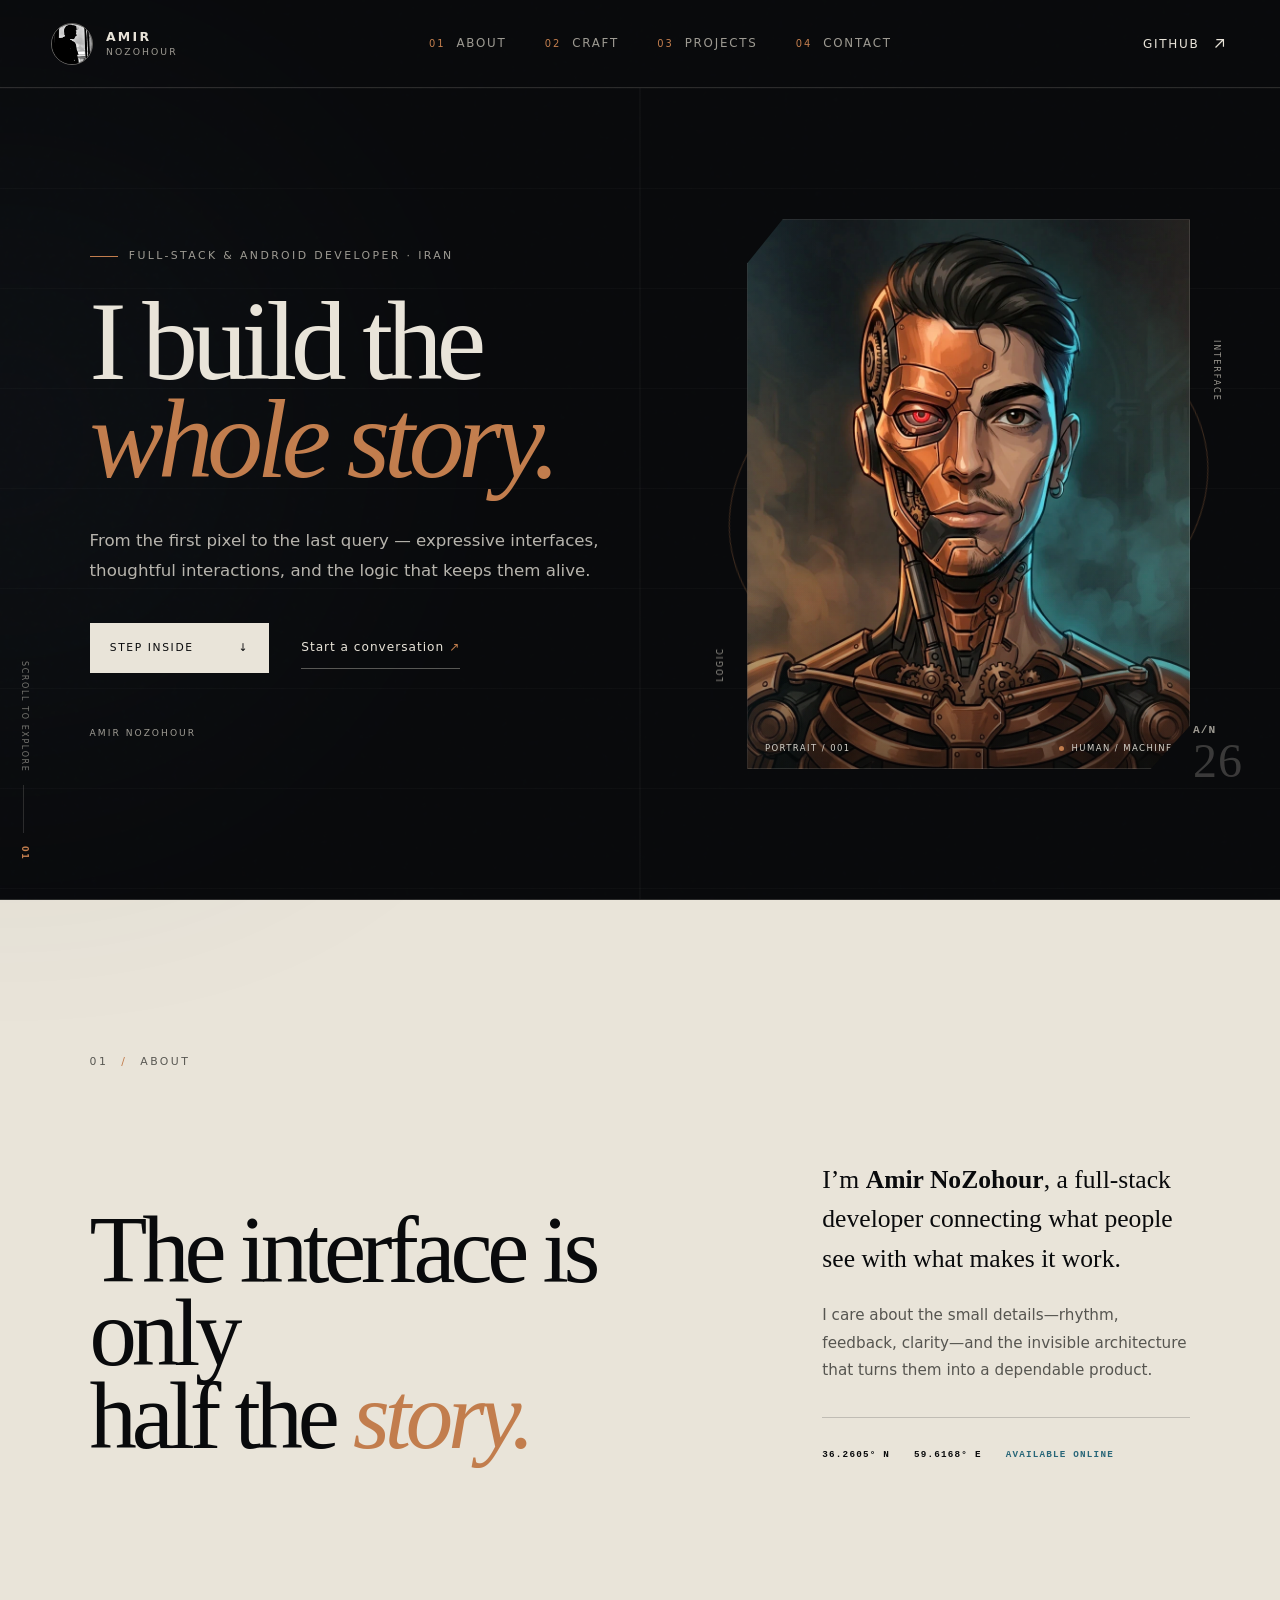
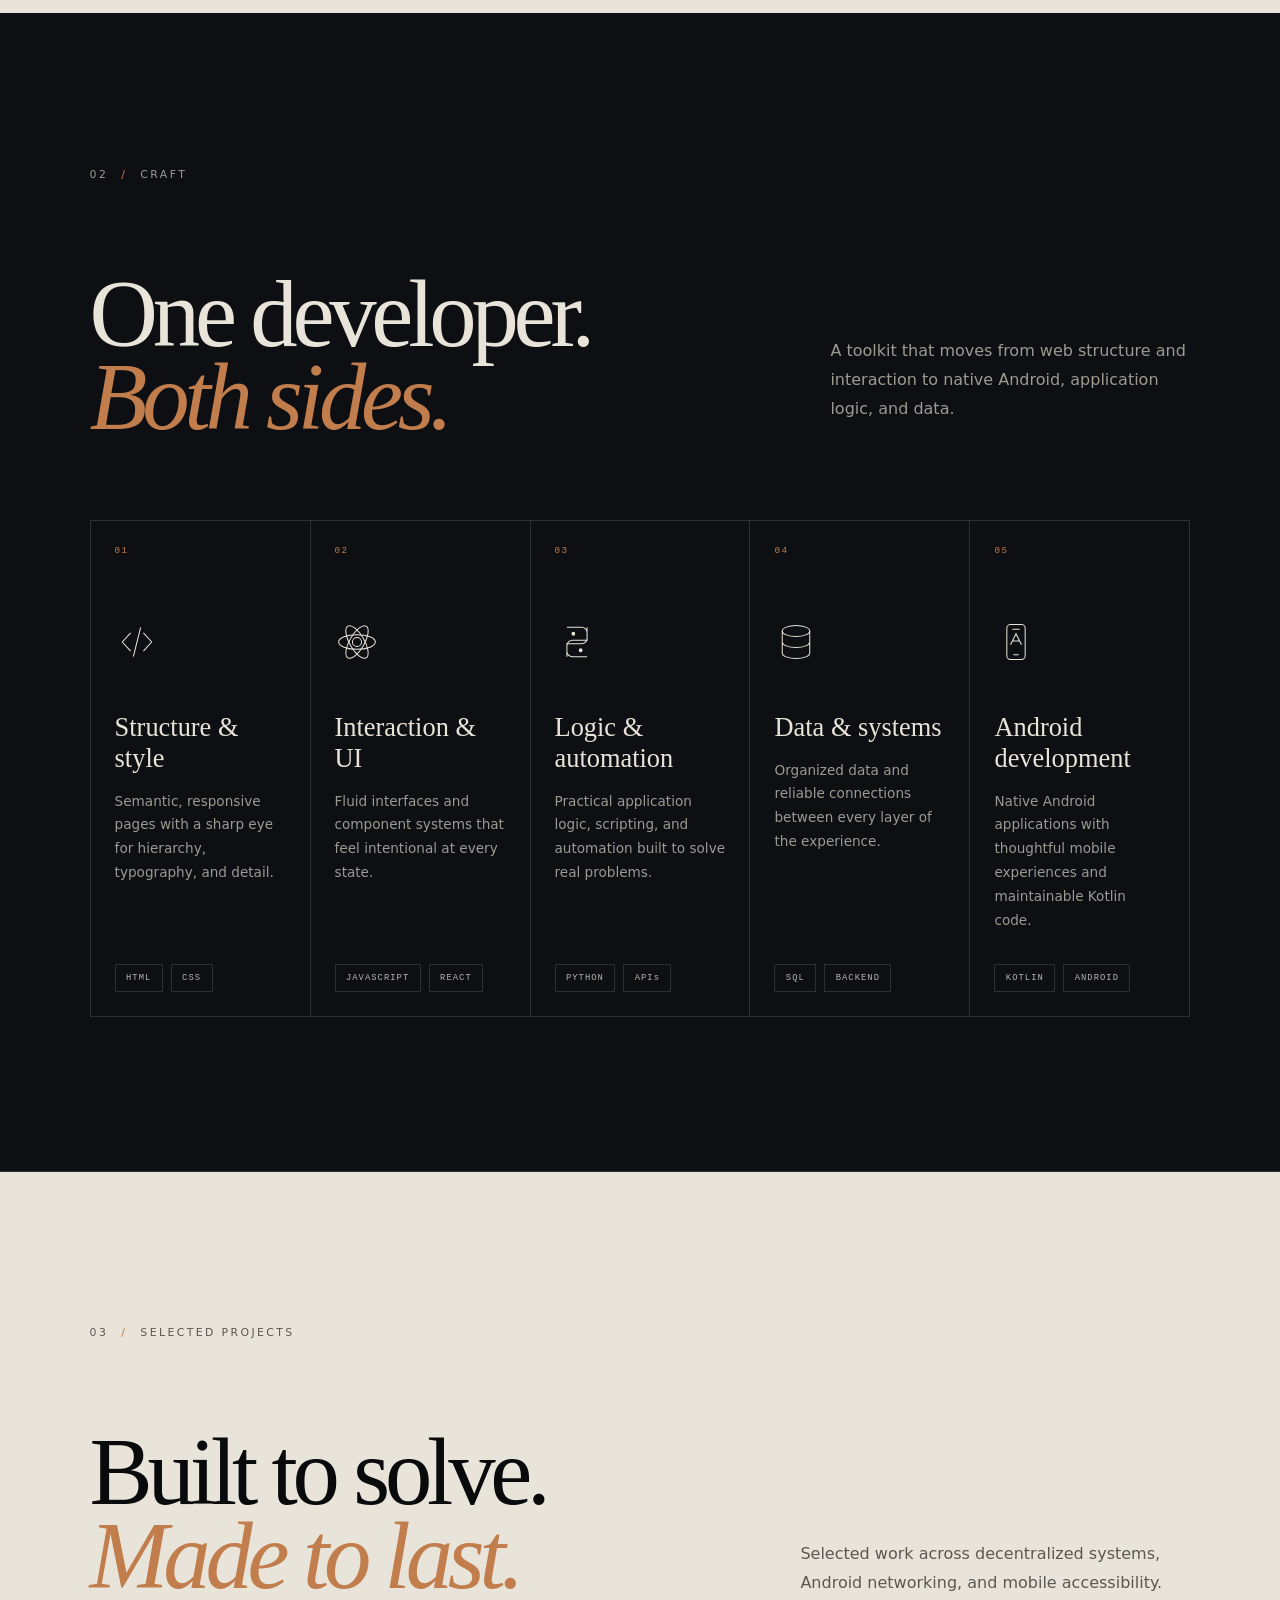
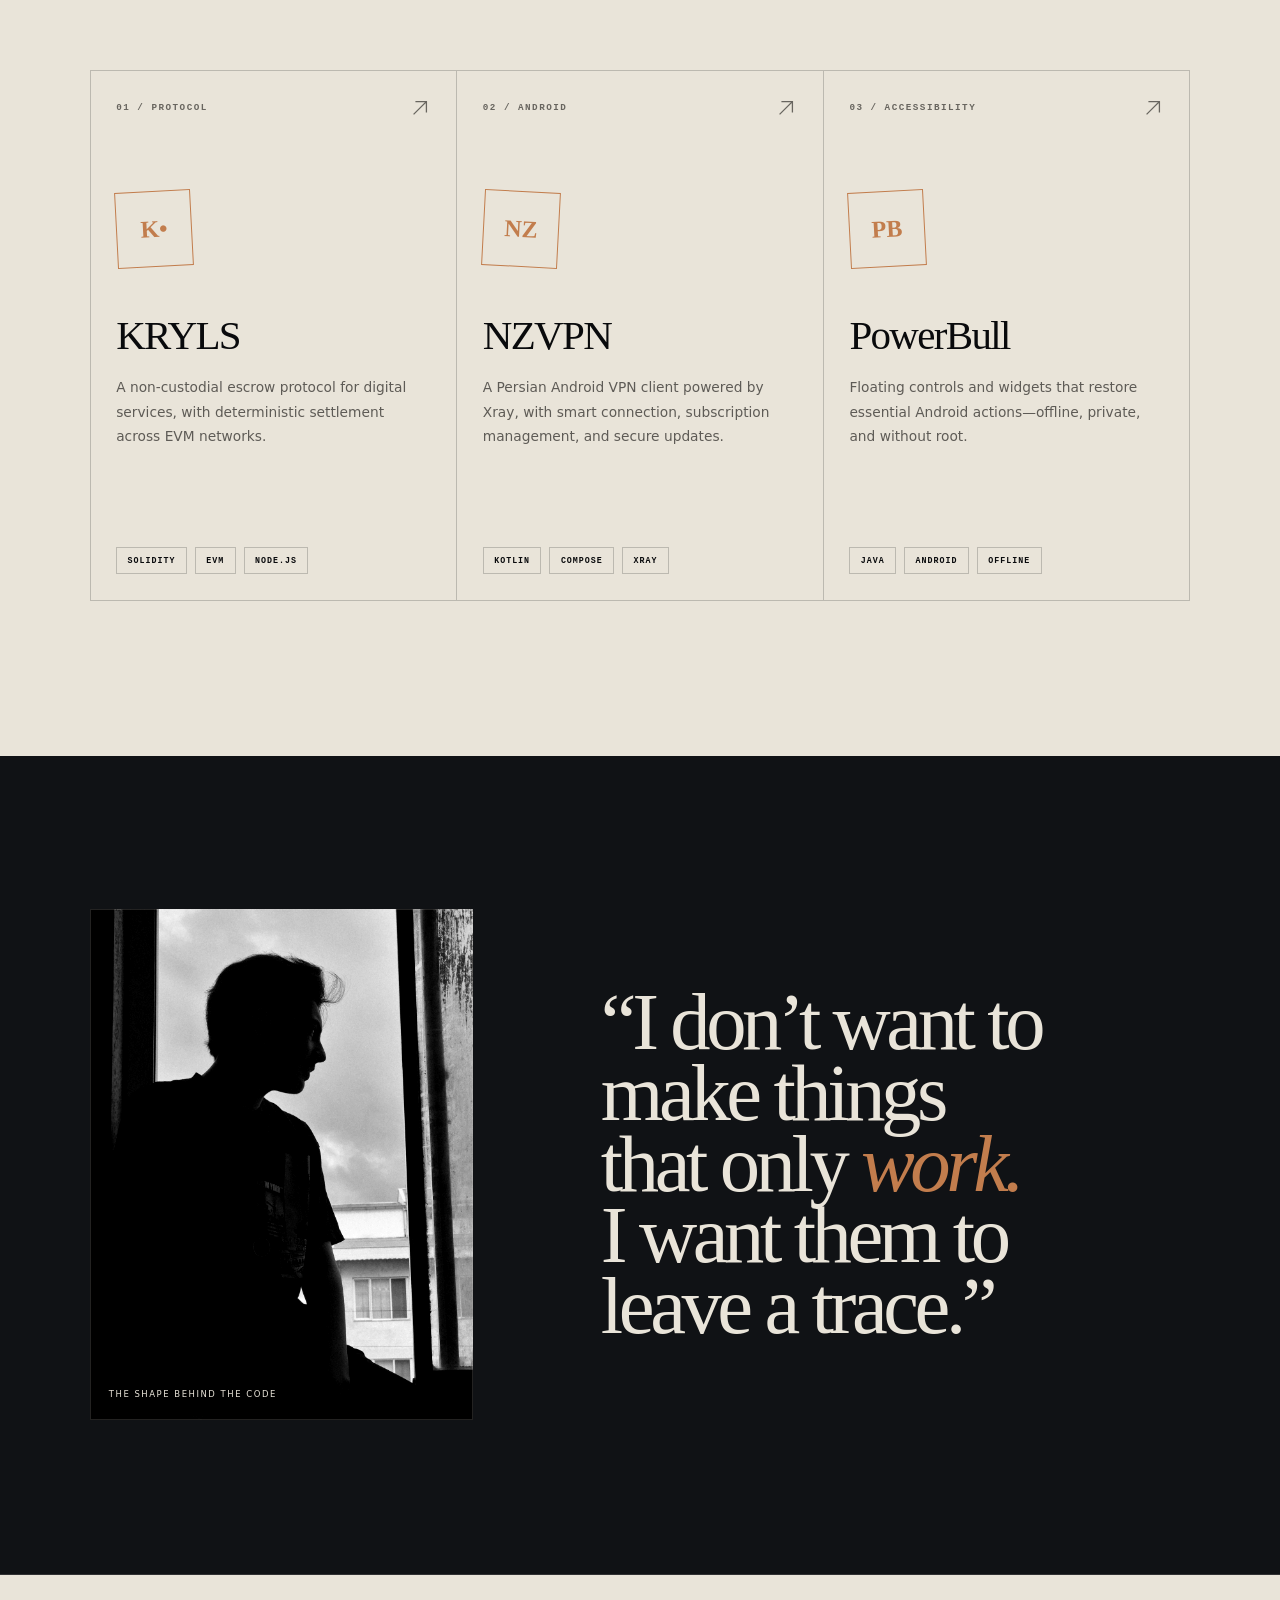
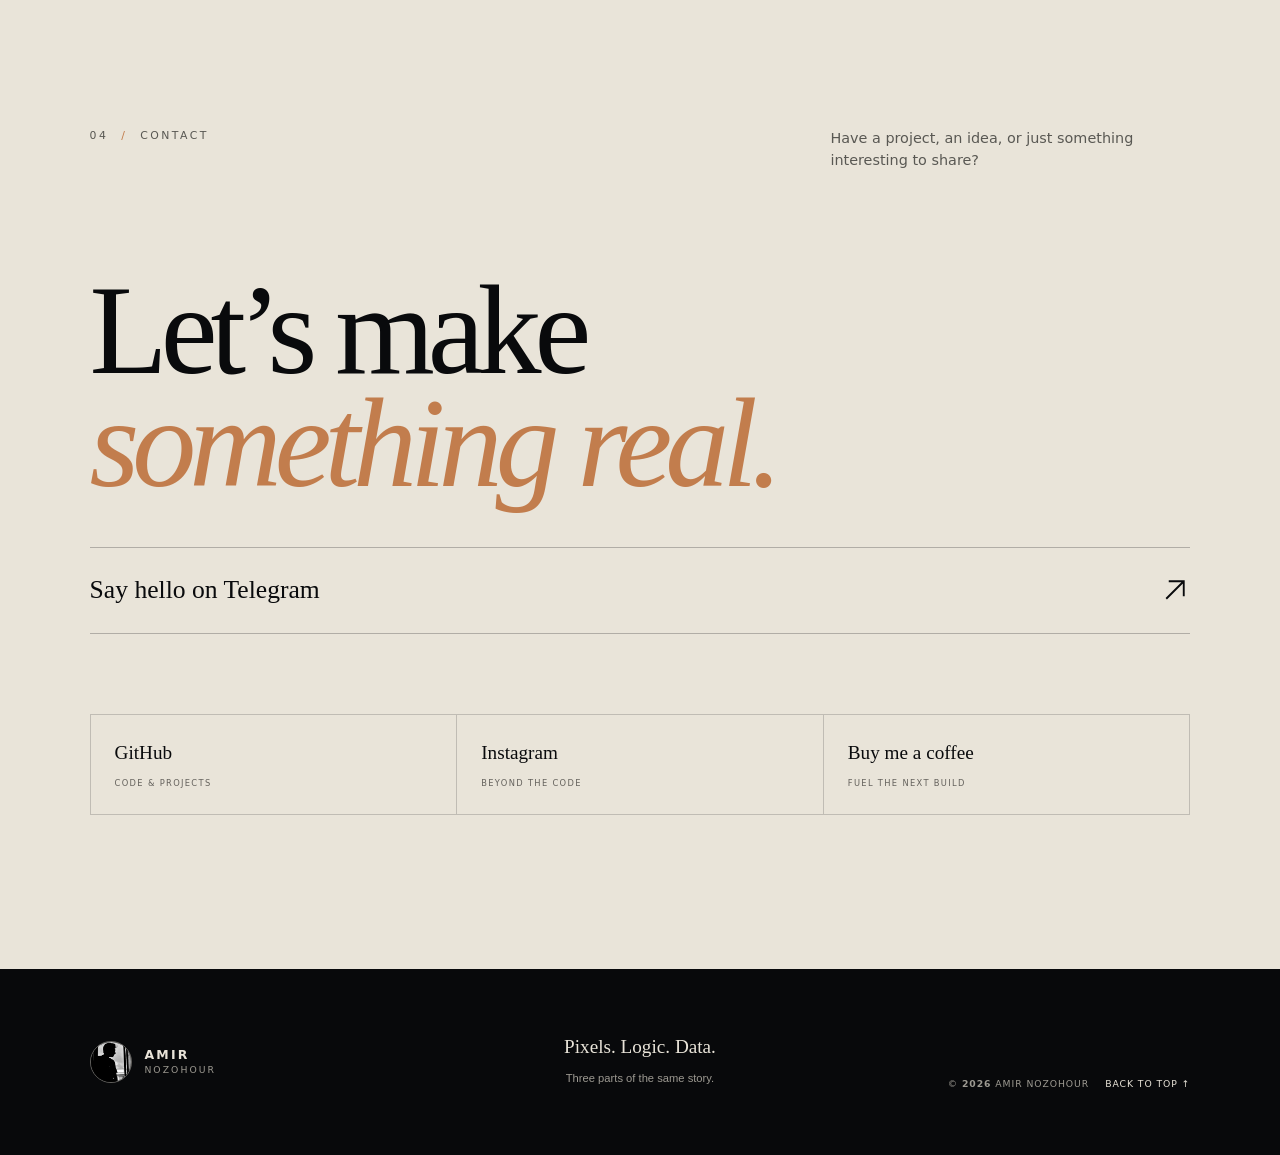
<file: index.html>
<!doctype html>
<html lang="en">
<head>
  <meta charset="utf-8">
  <meta name="viewport" content="width=device-width, initial-scale=1">
  <meta name="theme-color" content="#0a0b0d">
  <meta name="description" content="Amir NoZohour — full-stack and Android developer crafting expressive interfaces, native Kotlin apps, and reliable systems.">
  <meta name="robots" content="index, follow, max-image-preview:large">
  <link rel="canonical" href="https://nzbozorg.ir/">
  <meta property="og:type" content="website">
  <meta property="og:site_name" content="Amir NoZohour">
  <meta property="og:locale" content="en_US">
  <meta property="og:title" content="Amir NoZohour — Full-stack & Android developer">
  <meta property="og:description" content="From the first pixel to the last query — web, Android, application logic, and data.">
  <meta property="og:image" content="https://nzbozorg.ir/assets/amir-cyborg-neutral-mirrored.webp">
  <meta property="og:image:alt" content="Illustrated portrait of Amir NoZohour">
  <meta property="og:url" content="https://nzbozorg.ir/">
  <meta name="twitter:card" content="summary_large_image">
  <meta name="twitter:title" content="Amir NoZohour — Full-stack & Android developer">
  <meta name="twitter:description" content="Web, Android, application logic, and data — built as one complete story.">
  <meta name="twitter:image" content="https://nzbozorg.ir/assets/amir-cyborg-neutral-mirrored.webp">
  <title>Amir NoZohour — Full-stack & Android developer</title>
  <link rel="icon" href="assets/favicon.png" type="image/png">
  <link rel="manifest" href="site.webmanifest">
  <link rel="stylesheet" href="styles.css">
  <script src="script.js" defer></script>
  <script type="application/ld+json">
  {
    "@context": "https://schema.org",
    "@graph": [
      {
        "@type": "Person",
        "@id": "https://nzbozorg.ir/#person",
        "name": "Amir NoZohour",
        "url": "https://nzbozorg.ir/",
        "image": "https://nzbozorg.ir/assets/amir-cyborg-neutral-mirrored.webp",
        "jobTitle": ["Full-stack Developer", "Android Developer"],
        "knowsAbout": ["Kotlin", "Android", "React", "JavaScript", "Python", "SQL", "HTML", "CSS"],
        "sameAs": [
          "https://github.com/nzbozorg",
          "https://t.me/nzornot",
          "https://instagram.com/nzbozorg"
        ]
      },
      {
        "@type": "WebSite",
        "@id": "https://nzbozorg.ir/#website",
        "url": "https://nzbozorg.ir/",
        "name": "Amir NoZohour",
        "description": "Portfolio of Amir NoZohour, full-stack and Android developer.",
        "inLanguage": "en",
        "publisher": { "@id": "https://nzbozorg.ir/#person" }
      }
    ]
  }
  </script>
</head>
<body>
  <a class="skip-link" href="#main">Skip to content</a>
  <div class="grain" aria-hidden="true"></div>
  <div class="progress" aria-hidden="true"><span></span></div>

  <header class="site-header">
    <a class="brand" href="#top" aria-label="Amir NoZohour — home">
      <span class="brand-mark"><img src="assets/portrait-mono.webp" alt="" width="44" height="44"></span>
      <span class="brand-copy"><strong>AMIR</strong><small>NOZOHOUR</small></span>
    </a>
    <nav aria-label="Main navigation">
      <a href="#about"><span>01</span> About</a>
      <a href="#craft"><span>02</span> Craft</a>
      <a href="#projects"><span>03</span> Projects</a>
      <a href="#contact"><span>04</span> Contact</a>
    </nav>
    <a class="header-cta" href="https://github.com/nzbozorg" target="_blank" rel="noreferrer">
      GitHub
      <svg aria-hidden="true" viewBox="0 0 24 24"><path d="M7 17 17 7M8 7h9v9"/></svg>
    </a>
  </header>

  <main id="main">
    <section class="hero" id="top" aria-labelledby="hero-title">
      <div class="hero-copy reveal">
        <p class="eyebrow"><span></span> Full-stack &amp; Android developer · Iran</p>
        <h1 id="hero-title">I build the<br><em>whole story.</em></h1>
        <p class="hero-lede">From the first pixel to the last query — expressive interfaces, thoughtful interactions, and the logic that keeps them alive.</p>
        <div class="hero-actions">
          <a class="button button-primary" href="#about">Step inside <span aria-hidden="true">↓</span></a>
          <a class="text-link" href="https://t.me/nzornot" target="_blank" rel="noreferrer">Start a conversation <span aria-hidden="true">↗</span></a>
        </div>
        <div class="signature"><small>AMIR NOZOHOUR</small></div>
      </div>

      <div class="portrait-stage reveal">
        <div class="portrait-halo" aria-hidden="true"></div>
        <figure class="living-portrait" aria-label="Illustrated portrait of Amir NoZohour">
          <img class="portrait-static" src="assets/amir-cyborg-neutral-mirrored.webp" alt="Half-human, half-machine illustrated portrait of Amir NoZohour" width="928" height="1152" fetchpriority="high">
          <figcaption><span>PORTRAIT / 001</span><span class="static-indicator"><i></i> HUMAN / MACHINE</span></figcaption>
        </figure>
        <span class="orbit-label orbit-one" aria-hidden="true">INTERFACE</span>
        <span class="orbit-label orbit-two" aria-hidden="true">LOGIC</span>
        <div class="portrait-index" aria-hidden="true">A/N<br><span>26</span></div>
      </div>

      <div class="hero-rail" aria-hidden="true"><span>SCROLL TO EXPLORE</span><i></i><b>01</b></div>
    </section>

    <section class="manifesto section" id="about" aria-labelledby="about-title">
      <div class="section-number reveal">01 <span>/</span> ABOUT</div>
      <div class="manifesto-grid">
        <h2 id="about-title" class="reveal">The interface is only<br>half the <em>story.</em></h2>
        <div class="manifesto-copy reveal">
          <p>I’m <strong>Amir NoZohour</strong>, a full-stack developer connecting what people see with what makes it work.</p>
          <p>I care about the small details—rhythm, feedback, clarity—and the invisible architecture that turns them into a dependable product.</p>
          <div class="coordinates"><span>36.2605° N</span><span>59.6168° E</span><span>AVAILABLE ONLINE</span></div>
        </div>
      </div>
    </section>

    <section class="craft section" id="craft" aria-labelledby="craft-title">
      <div class="section-number reveal">02 <span>/</span> CRAFT</div>
      <div class="craft-heading reveal">
        <h2 id="craft-title">One developer.<br><em>Both sides.</em></h2>
        <p>A toolkit that moves from web structure and interaction to native Android, application logic, and data.</p>
      </div>
      <div class="capability-grid">
        <article class="capability reveal">
          <span class="cap-index">01</span>
          <svg aria-hidden="true" viewBox="0 0 48 48"><path d="m17 14-9 10 9 10M31 14l9 10-9 10M28 8l-8 32"/></svg>
          <h3>Structure &amp; style</h3>
          <p>Semantic, responsive pages with a sharp eye for hierarchy, typography, and detail.</p>
          <div><span>HTML</span><span>CSS</span></div>
        </article>
        <article class="capability reveal">
          <span class="cap-index">02</span>
          <svg aria-hidden="true" viewBox="0 0 48 48"><circle cx="24" cy="24" r="5"/><ellipse cx="24" cy="24" rx="20" ry="8"/><ellipse cx="24" cy="24" rx="20" ry="8" transform="rotate(60 24 24)"/><ellipse cx="24" cy="24" rx="20" ry="8" transform="rotate(120 24 24)"/></svg>
          <h3>Interaction &amp; UI</h3>
          <p>Fluid interfaces and component systems that feel intentional at every state.</p>
          <div><span>JAVASCRIPT</span><span>REACT</span></div>
        </article>
        <article class="capability reveal">
          <span class="cap-index">03</span>
          <svg aria-hidden="true" viewBox="0 0 48 48"><path d="M13 8h16a6 6 0 0 1 6 6v8H19a6 6 0 0 0-6 6v12M35 40H19a6 6 0 0 1-6-6v-8h16a6 6 0 0 0 6-6V8"/><circle cx="20" cy="15" r="1.5" fill="currentColor"/><circle cx="28" cy="33" r="1.5" fill="currentColor"/></svg>
          <h3>Logic &amp; automation</h3>
          <p>Practical application logic, scripting, and automation built to solve real problems.</p>
          <div><span>PYTHON</span><span>APIs</span></div>
        </article>
        <article class="capability reveal">
          <span class="cap-index">04</span>
          <svg aria-hidden="true" viewBox="0 0 48 48"><ellipse cx="24" cy="12" rx="15" ry="6"/><path d="M9 12v12c0 3.3 6.7 6 15 6s15-2.7 15-6V12M9 24v12c0 3.3 6.7 6 15 6s15-2.7 15-6V24"/></svg>
          <h3>Data &amp; systems</h3>
          <p>Organized data and reliable connections between every layer of the experience.</p>
          <div><span>SQL</span><span>BACKEND</span></div>
        </article>
        <article class="capability reveal">
          <span class="cap-index">05</span>
          <svg aria-hidden="true" viewBox="0 0 48 48"><rect x="14" y="5" width="20" height="38" rx="4"/><path d="M20 10h8M21 38h6M18 27l6-12 6 12M20 23h8"/></svg>
          <h3>Android development</h3>
          <p>Native Android applications with thoughtful mobile experiences and maintainable Kotlin code.</p>
          <div><span>KOTLIN</span><span>ANDROID</span></div>
        </article>
      </div>
    </section>

    <section class="projects section" id="projects" aria-labelledby="projects-title">
      <div class="section-number reveal">03 <span>/</span> SELECTED PROJECTS</div>
      <div class="projects-heading reveal">
        <h2 id="projects-title">Built to solve.<br><em>Made to last.</em></h2>
        <p>Selected work across decentralized systems, Android networking, and mobile accessibility.</p>
      </div>
      <div class="projects-grid">
        <a class="project-card reveal" href="https://github.com/kryls/kryls" target="_blank" rel="noreferrer" aria-label="View KRYLS on GitHub">
          <div class="project-meta"><span>01 / PROTOCOL</span><svg aria-hidden="true" viewBox="0 0 24 24"><path d="M5 19 19 5M7 5h12v12"/></svg></div>
          <div class="project-mark">K•</div>
          <h3>KRYLS</h3>
          <p>A non-custodial escrow protocol for digital services, with deterministic settlement across EVM networks.</p>
          <div class="project-tags"><span>SOLIDITY</span><span>EVM</span><span>NODE.JS</span></div>
        </a>
        <a class="project-card reveal" href="https://github.com/nzbozorg/nzvpn" target="_blank" rel="noreferrer" aria-label="View NZVPN on GitHub">
          <div class="project-meta"><span>02 / ANDROID</span><svg aria-hidden="true" viewBox="0 0 24 24"><path d="M5 19 19 5M7 5h12v12"/></svg></div>
          <div class="project-mark">NZ</div>
          <h3>NZVPN</h3>
          <p>A Persian Android VPN client powered by Xray, with smart connection, subscription management, and secure updates.</p>
          <div class="project-tags"><span>KOTLIN</span><span>COMPOSE</span><span>XRAY</span></div>
        </a>
        <a class="project-card reveal" href="https://github.com/nzbozorg/PowerBull" target="_blank" rel="noreferrer" aria-label="View PowerBull on GitHub">
          <div class="project-meta"><span>03 / ACCESSIBILITY</span><svg aria-hidden="true" viewBox="0 0 24 24"><path d="M5 19 19 5M7 5h12v12"/></svg></div>
          <div class="project-mark">PB</div>
          <h3>PowerBull</h3>
          <p>Floating controls and widgets that restore essential Android actions—offline, private, and without root.</p>
          <div class="project-tags"><span>JAVA</span><span>ANDROID</span><span>OFFLINE</span></div>
        </a>
      </div>
    </section>

    <section class="identity-panel section" aria-label="Portrait and personal statement">
      <div class="mono-image reveal">
        <img src="assets/portrait-mono.webp" alt="Black and white silhouette portrait of Amir by a window" width="1200" height="1600" loading="lazy">
        <span>THE SHAPE BEHIND THE CODE</span>
      </div>
      <blockquote class="reveal">“I don’t want to make things that only <em>work.</em> I want them to leave a trace.”</blockquote>
    </section>

    <section class="contact section" id="contact" aria-labelledby="contact-title">
      <div class="contact-top">
        <div class="section-number reveal">04 <span>/</span> CONTACT</div>
        <p class="reveal">Have a project, an idea, or just something interesting to share?</p>
      </div>
      <h2 id="contact-title" class="reveal">Let’s make<br><em>something real.</em></h2>
      <a class="contact-link reveal" href="https://t.me/nzornot" target="_blank" rel="noreferrer">
        Say hello on Telegram
        <svg aria-hidden="true" viewBox="0 0 24 24"><path d="M5 19 19 5M7 5h12v12"/></svg>
      </a>
      <div class="social-row reveal">
        <a href="https://github.com/nzbozorg" target="_blank" rel="noreferrer"><span>GitHub</span><small>CODE &amp; PROJECTS</small></a>
        <a href="https://instagram.com/nzbozorg" target="_blank" rel="noreferrer"><span>Instagram</span><small>BEYOND THE CODE</small></a>
        <a href="https://coffeebede.com/Amir_NoZohour" target="_blank" rel="noreferrer"><span>Buy me a coffee</span><small>FUEL THE NEXT BUILD</small></a>
      </div>
    </section>
  </main>

  <footer>
    <a class="brand footer-brand" href="#top"><span class="brand-mark"><img src="assets/portrait-mono.webp" alt="" width="44" height="44"></span><span class="brand-copy"><strong>AMIR</strong><small>NOZOHOUR</small></span></a>
    <p>Pixels. Logic. Data.<br><span>Three parts of the same story.</span></p>
    <div><span>© <b id="year">2026</b> Amir NoZohour</span><a href="#top">Back to top ↑</a></div>
  </footer>
</body>
</html>
</file>
<file: styles.css>
@font-face{font-family:Display;src:local("Arial Narrow");font-stretch:condensed;font-display:swap}*{box-sizing:border-box}html{scroll-behavior:smooth}body{--ink:#090a0c;--coal:#111317;--paper:#e9e4d9;--muted:#9d9a92;--line:rgba(233,228,217,.15);--copper:#c27d4d;--blue:#5dd6f4;margin:0;background:var(--ink);color:var(--paper);font-family:Inter,ui-sans-serif,system-ui,-apple-system,BlinkMacSystemFont,"Segoe UI",sans-serif;line-height:1.5;overflow-x:hidden}.grain{position:fixed;inset:0;pointer-events:none;z-index:99;opacity:.09;background-image:url("data:image/svg+xml,%3Csvg viewBox='0 0 160 160' xmlns='http://www.w3.org/2000/svg'%3E%3Cfilter id='n'%3E%3CfeTurbulence type='fractalNoise' baseFrequency='.9' numOctaves='4' stitchTiles='stitch'/%3E%3C/filter%3E%3Crect width='100%25' height='100%25' filter='url(%23n)' opacity='.45'/%3E%3C/svg%3E");mix-blend-mode:soft-light}.skip-link{position:fixed;top:1rem;left:1rem;z-index:200;background:var(--paper);color:var(--ink);padding:.8rem 1rem;transform:translateY(-200%)}.skip-link:focus{transform:none}.progress{position:fixed;top:0;left:0;width:100%;height:2px;z-index:120;background:transparent}.progress span{display:block;width:100%;height:100%;background:linear-gradient(90deg,var(--copper),var(--blue));transform:scaleX(0);transform-origin:left}.site-header{height:88px;padding:0 clamp(1.2rem,4vw,4.5rem);display:flex;align-items:center;justify-content:space-between;border-bottom:1px solid var(--line);position:absolute;inset:0 0 auto;z-index:20}.brand{display:inline-flex;align-items:center;gap:.8rem;color:inherit;text-decoration:none}.brand-mark{width:42px;height:42px;display:block;border:1px solid rgba(233,228,217,.4);overflow:hidden;border-radius:50%}.brand-mark img{width:100%;height:100%;object-fit:cover;object-position:48% 30%;filter:contrast(1.2)}.brand-copy{display:grid;line-height:.95;letter-spacing:.14em}.brand-copy strong{font-size:.78rem}.brand-copy small{font-size:.58rem;color:var(--muted);letter-spacing:.22em;margin-top:5px}.site-header nav{display:flex;gap:clamp(1rem,3vw,3rem)}.site-header nav a{color:var(--muted);font-size:.74rem;text-transform:uppercase;letter-spacing:.15em;text-decoration:none;transition:color .2s ease}.site-header nav a span{color:var(--copper);font-size:.62rem;margin-right:.35rem}.site-header nav a:hover,.site-header nav a:focus-visible{color:var(--paper)}.header-cta{display:flex;align-items:center;gap:.65rem;color:var(--paper);text-decoration:none;font-size:.75rem;letter-spacing:.14em;text-transform:uppercase}.header-cta svg,.contact-link svg{width:19px;height:19px;fill:none;stroke:currentColor;stroke-width:1.5}.hero{position:relative;min-height:100svh;padding:clamp(8.5rem,12vw,11rem) clamp(1.2rem,7vw,7rem) 4rem;display:grid;grid-template-columns:minmax(0,1fr) minmax(330px,.78fr);align-items:center;gap:clamp(3rem,7vw,9rem);border-bottom:1px solid var(--line);isolation:isolate}.hero:before{content:"";position:absolute;inset:88px 0 0;background:linear-gradient(90deg,transparent 49.92%,rgba(233,228,217,.05) 50%,transparent 50.08%),linear-gradient(rgba(233,228,217,.025) 1px,transparent 1px);background-size:100% 100%,100% 100px;z-index:-2}.hero:after{content:"";position:absolute;width:45vw;height:45vw;left:-22vw;top:16%;background:#273541;border-radius:50%;filter:blur(150px);opacity:.19;z-index:-1}.eyebrow,.section-number{font-size:.68rem;letter-spacing:.22em;text-transform:uppercase;color:var(--muted)}.eyebrow{display:flex;align-items:center;gap:.7rem;margin:0 0 1.8rem}.eyebrow span{display:inline-block;width:28px;height:1px;background:var(--copper)}h1,h2,blockquote{font-family:Georgia,"Times New Roman",serif;font-weight:400;letter-spacing:-.055em;line-height:.88;margin:0}h1{font-size:clamp(4.5rem,8.7vw,9.7rem);max-width:9ch}h1 em,h2 em,blockquote em{font-weight:400;color:var(--copper)}.hero-lede{max-width:570px;margin:2.3rem 0;color:#b7b4ad;font-size:clamp(1rem,1.3vw,1.25rem);line-height:1.8}.hero-actions{display:flex;align-items:center;gap:2rem;flex-wrap:wrap}.button{display:inline-flex;align-items:center;justify-content:space-between;gap:2.8rem;padding:1rem 1.2rem;text-decoration:none;text-transform:uppercase;letter-spacing:.15em;font-size:.67rem;border:1px solid var(--paper)}.button-primary{background:var(--paper);color:var(--ink);transition:background .2s,color .2s}.button-primary:hover{background:var(--copper);border-color:var(--copper)}.text-link{color:var(--paper);text-decoration:none;border-bottom:1px solid rgba(233,228,217,.35);padding:.75rem 0;font-size:.76rem;letter-spacing:.08em}.text-link span{color:var(--copper)}.signature{display:flex;align-items:center;margin-top:clamp(2.5rem,6vh,5rem);color:var(--muted)}.signature small{font-size:.57rem;letter-spacing:.22em}.portrait-stage{position:relative;width:min(100%,590px);justify-self:center;transform-style:preserve-3d}.living-portrait{position:relative;margin:0;aspect-ratio:928/1152;overflow:hidden;background:#11181c;clip-path:polygon(8% 0,100% 0,100% 92%,91% 100%,0 100%,0 8%);box-shadow:0 35px 100px rgba(0,0,0,.45)}.portrait-static{position:absolute;inset:0;width:100%;height:100%;object-fit:cover;display:block}.living-portrait:after{content:"";position:absolute;inset:0;pointer-events:none;background:linear-gradient(180deg,transparent 65%,rgba(5,7,8,.62)),linear-gradient(90deg,rgba(93,214,244,.09),transparent 20%,transparent 76%,rgba(194,125,77,.1));box-shadow:inset 0 0 0 1px rgba(233,228,217,.14)}.living-portrait figcaption{position:absolute;z-index:3;left:1.1rem;right:1.1rem;bottom:.9rem;display:flex;justify-content:space-between;font-size:.53rem;letter-spacing:.17em;color:#d5d2ca}.static-indicator{display:flex;align-items:center;gap:.45rem}.static-indicator i{width:5px;height:5px;background:var(--copper);border-radius:50%}.portrait-halo{position:absolute;width:110%;height:65%;left:-5%;top:18%;border:1px solid rgba(194,125,77,.28);border-radius:50%;transform:rotate(-15deg);pointer-events:none}.portrait-halo:after{content:"";position:absolute;width:7px;height:7px;border-radius:50%;background:var(--copper);top:20%;right:1%;box-shadow:0 0 16px var(--copper)}.orbit-label{position:absolute;z-index:2;font-size:.5rem;letter-spacing:.25em;color:var(--muted);writing-mode:vertical-rl}.orbit-one{right:-2rem;top:22%}.orbit-two{left:-2rem;bottom:16%;transform:rotate(180deg)}.portrait-index{position:absolute;right:-3.3rem;bottom:-1rem;font:700 .7rem/1.2 ui-monospace,monospace;color:var(--muted);letter-spacing:.1em}.portrait-index span{font:400 3rem/1 Georgia,serif;color:rgba(233,228,217,.22)}.hero-rail{position:absolute;bottom:2.4rem;left:1.1rem;display:flex;align-items:center;gap:.8rem;writing-mode:vertical-rl;font-size:.5rem;letter-spacing:.2em;color:#74736f}.hero-rail i{height:48px;width:1px;background:var(--line)}.hero-rail b{color:var(--copper)}.section{padding:clamp(6rem,12vw,12rem) clamp(1.2rem,7vw,7rem);border-bottom:1px solid var(--line)}.section-number span{color:var(--copper);margin:0 .45rem}.manifesto{background:var(--paper);color:var(--ink)}.manifesto .section-number{color:#595853}.manifesto-grid{display:grid;grid-template-columns:1.15fr .7fr;gap:clamp(3rem,10vw,11rem);margin-top:clamp(3.5rem,7vw,7rem);align-items:end}.manifesto h2,.craft h2{font-size:clamp(3.3rem,7.4vw,8rem)}.manifesto-copy{max-width:590px}.manifesto-copy>p{font-family:Georgia,"Times New Roman",serif;font-size:clamp(1.25rem,2vw,1.75rem);line-height:1.55;margin:0 0 1.5rem}.manifesto-copy>p+p{font-family:inherit;font-size:.95rem;color:#565550;line-height:1.8}.coordinates{display:flex;gap:1.5rem;flex-wrap:wrap;padding-top:2rem;margin-top:2rem;border-top:1px solid rgba(9,10,12,.18);font:600 .58rem/1 ui-monospace,monospace;letter-spacing:.13em}.coordinates span:last-child{color:#286678}.craft{background:#0d0f12}.craft-heading{display:flex;justify-content:space-between;align-items:end;gap:3rem;margin:clamp(3.5rem,7vw,7rem) 0 5rem}.craft-heading p{max-width:360px;color:var(--muted);line-height:1.8}.capability-grid{display:grid;grid-template-columns:repeat(5,1fr);border-top:1px solid var(--line);border-left:1px solid var(--line)}.capability{min-height:420px;padding:1.5rem;display:flex;flex-direction:column;border-right:1px solid var(--line);border-bottom:1px solid var(--line);position:relative;transition:background .3s ease}.capability:hover{background:#14181c}.cap-index{font:.58rem ui-monospace,monospace;letter-spacing:.15em;color:var(--copper)}.capability svg{width:44px;height:44px;fill:none;stroke:var(--paper);stroke-width:1.1;margin:4rem 0 3rem}.capability h3{font:400 1.65rem Georgia,serif;margin:0 0 1rem}.capability p{color:var(--muted);font-size:.85rem;line-height:1.75;margin:0}.capability>div{display:flex;gap:.5rem;flex-wrap:wrap;margin-top:auto;padding-top:2rem}.capability>div span{font:.55rem ui-monospace,monospace;letter-spacing:.12em;padding:.5rem .65rem;border:1px solid var(--line);color:#b8b5ae}.projects{background:var(--paper);color:var(--ink)}.projects .section-number{color:#595853}.projects-heading{display:flex;align-items:end;justify-content:space-between;gap:3rem;margin:clamp(3.5rem,7vw,7rem) 0 4.5rem}.projects-heading h2{font-size:clamp(3.3rem,7.4vw,8rem)}.projects-heading p{max-width:390px;color:#595853;line-height:1.8;margin:0}.projects-grid{display:grid;grid-template-columns:repeat(3,1fr);border-top:1px solid rgba(9,10,12,.2);border-left:1px solid rgba(9,10,12,.2)}.project-card{min-height:530px;padding:1.6rem;display:flex;flex-direction:column;color:var(--ink);text-decoration:none;border-right:1px solid rgba(9,10,12,.2);border-bottom:1px solid rgba(9,10,12,.2);position:relative;overflow:hidden;transition:background .28s ease,color .28s ease}.project-card:before{content:"";position:absolute;inset:auto -25% -55% 20%;height:65%;background:radial-gradient(circle,rgba(194,125,77,.2),transparent 66%);opacity:0;transition:opacity .3s}.project-card:hover,.project-card:focus-visible{background:#111317;color:var(--paper)}.project-card:hover:before,.project-card:focus-visible:before{opacity:1}.project-meta{display:flex;align-items:center;justify-content:space-between;font:600 .58rem ui-monospace,monospace;letter-spacing:.16em;color:#68655f}.project-meta svg{width:22px;height:22px;fill:none;stroke:currentColor;stroke-width:1.4;transition:transform .25s}.project-card:hover .project-meta,.project-card:focus-visible .project-meta{color:var(--copper)}.project-card:hover .project-meta svg,.project-card:focus-visible .project-meta svg{transform:translate(4px,-4px)}.project-mark{width:76px;height:76px;display:grid;place-items:center;margin:4.5rem 0 3rem;border:1px solid currentColor;font:600 1.5rem Georgia,serif;color:var(--copper);transform:rotate(-3deg)}.project-card:nth-child(2) .project-mark{transform:rotate(3deg)}.project-card h3{font:400 clamp(2.1rem,3.2vw,3.4rem)/1 Georgia,serif;margin:0 0 1.2rem;letter-spacing:-.04em}.project-card p{font-size:.86rem;line-height:1.8;color:#5e5b56;margin:0;max-width:38ch}.project-card:hover p,.project-card:focus-visible p{color:#aaa7a0}.project-tags{display:flex;gap:.5rem;flex-wrap:wrap;margin-top:auto;padding-top:2rem;position:relative;z-index:1}.project-tags span{font:600 .52rem ui-monospace,monospace;letter-spacing:.12em;padding:.5rem .65rem;border:1px solid rgba(9,10,12,.2)}.project-card:hover .project-tags span,.project-card:focus-visible .project-tags span{border-color:var(--line);color:#c8c4bb}.identity-panel{display:grid;grid-template-columns:.65fr 1fr;gap:clamp(3rem,10vw,10rem);align-items:center;background:#101215}.mono-image{position:relative;max-width:520px}.mono-image img{width:100%;height:auto;display:block;filter:grayscale(1) contrast(1.15)}.mono-image:after{content:"";position:absolute;inset:0;box-shadow:inset 0 0 0 1px var(--line)}.mono-image span{position:absolute;bottom:1.2rem;left:1.2rem;z-index:2;font-size:.53rem;letter-spacing:.18em}.identity-panel blockquote{font-size:clamp(3rem,6.3vw,7rem);max-width:11ch}.contact{background:var(--paper);color:var(--ink)}.contact-top{display:flex;justify-content:space-between;gap:2rem}.contact-top .section-number{color:#595853}.contact-top p{max-width:360px;color:#595853;font-size:.9rem;margin:0}.contact h2{font-size:clamp(4rem,10vw,11rem);margin:clamp(4rem,8vw,8rem) 0 3rem}.contact-link{display:flex;align-items:center;justify-content:space-between;width:100%;border-top:1px solid rgba(9,10,12,.25);border-bottom:1px solid rgba(9,10,12,.25);padding:1.7rem 0;color:var(--ink);font:400 clamp(1.25rem,2vw,1.8rem) Georgia,serif;text-decoration:none}.contact-link svg{width:30px;height:30px;transition:transform .25s}.contact-link:hover svg{transform:translate(5px,-5px)}.social-row{display:grid;grid-template-columns:repeat(3,1fr);margin-top:5rem;border-top:1px solid rgba(9,10,12,.18);border-left:1px solid rgba(9,10,12,.18)}.social-row a{display:flex;flex-direction:column;gap:.6rem;color:var(--ink);text-decoration:none;padding:1.5rem;border-right:1px solid rgba(9,10,12,.18);border-bottom:1px solid rgba(9,10,12,.18);transition:background .2s}.social-row a:hover{background:#d8d1c3}.social-row span{font-family:Georgia,serif;font-size:1.2rem}.social-row small{font-size:.52rem;letter-spacing:.16em;color:#64615c}footer{padding:4rem clamp(1.2rem,7vw,7rem);display:grid;grid-template-columns:1fr 1fr 1fr;align-items:end;gap:2rem;background:#08090b}.footer-brand{align-self:center}footer p{font:400 1.2rem/1.5 Georgia,serif;margin:0;text-align:center}footer p span{color:var(--muted);font:400 .7rem/1.5 Inter,sans-serif}footer>div{display:flex;justify-content:flex-end;gap:1rem;flex-wrap:wrap;color:var(--muted);font-size:.58rem;letter-spacing:.1em;text-transform:uppercase}footer>div a{color:var(--paper);text-decoration:none}.reveal{opacity:0;transform:translateY(28px);transition:opacity .75s ease,transform .75s cubic-bezier(.2,.7,.2,1)}.reveal.is-visible{opacity:1;transform:none}:focus-visible{outline:2px solid var(--blue);outline-offset:5px}
@media(max-width:1200px){.capability-grid{grid-template-columns:repeat(3,1fr)}}
@media(max-width:1000px){.hero{grid-template-columns:1fr 1fr;gap:2.5rem;padding-left:3rem;padding-right:3rem}.hero-copy{position:relative;z-index:3}.portrait-index,.orbit-label{display:none}.capability-grid{grid-template-columns:repeat(2,1fr)}.projects-grid{grid-template-columns:repeat(2,1fr)}.manifesto-grid{gap:4rem}.section{padding-left:3rem;padding-right:3rem}}
@media(max-width:760px){.site-header{height:72px;padding:0 1.1rem}.site-header nav{display:none}.header-cta{font-size:0}.header-cta svg{width:23px;height:23px}.hero{min-height:auto;padding:8.5rem 1.1rem 5rem;display:flex;flex-direction:column;align-items:stretch;gap:4.5rem}.hero:before{top:72px}.hero-copy{order:1}.portrait-stage{order:0;width:min(88vw,470px)}h1{font-size:clamp(4rem,20vw,7rem)}.hero-lede{font-size:.98rem}.hero-rail{display:none}.signature{margin-top:3rem}.section{padding:6rem 1.1rem}.manifesto-grid,.identity-panel{grid-template-columns:1fr}.manifesto-grid{gap:3rem;margin-top:4rem}.craft-heading{display:block;margin-bottom:3.5rem}.craft-heading p{margin-top:2rem}.projects-heading{display:block;margin-bottom:3.5rem}.projects-heading p{margin-top:2rem}.projects-grid{grid-template-columns:1fr}.project-card{min-height:420px}.capability-grid{grid-template-columns:1fr}.capability{min-height:350px}.capability svg{margin:3rem 0 2rem}.identity-panel{gap:4rem}.mono-image{width:80%;margin-left:auto}.contact-top{display:block}.contact-top p{margin-top:2rem}.social-row{grid-template-columns:1fr}footer{grid-template-columns:1fr;align-items:start;text-align:left}footer p{text-align:left}footer>div{justify-content:flex-start}.footer-brand{margin-bottom:1rem}}
@media(max-width:480px){.site-header{padding-inline:.9rem}.brand-mark{width:38px;height:38px}.brand-copy strong{font-size:.72rem}.brand-copy small{font-size:.52rem}.hero{padding:6.8rem .9rem 4.5rem;gap:3.2rem}.portrait-stage{width:min(92vw,410px)}.portrait-halo{display:none}.living-portrait{clip-path:polygon(6% 0,100% 0,100% 94%,93% 100%,0 100%,0 6%)}h1{font-size:clamp(3.7rem,19.5vw,5.5rem);line-height:.91}.eyebrow{font-size:.61rem;margin-bottom:1.35rem}.hero-lede{margin:1.8rem 0;line-height:1.7}.hero-actions{display:grid;gap:.9rem}.button{width:100%;min-height:48px}.text-link{display:flex;min-height:44px;align-items:center;justify-content:space-between}.signature{margin-top:2.3rem}.section{padding:5rem .9rem}.manifesto h2,.craft h2,.projects-heading h2{font-size:clamp(3rem,15vw,4.6rem);line-height:.92}.manifesto-grid{margin-top:3rem}.manifesto-copy>p{font-size:1.18rem}.coordinates{gap:1rem;line-height:1.5}.craft-heading{margin:3rem 0}.capability{min-height:310px;padding:1.25rem}.project-card{min-height:390px;padding:1.25rem}.project-mark{margin:3rem 0 2rem}.capability svg{margin:2.2rem 0 1.8rem}.identity-panel{gap:3rem}.mono-image{width:100%;margin:0}.identity-panel blockquote{font-size:clamp(2.8rem,14vw,4.4rem)}.contact h2{font-size:clamp(3.7rem,18vw,5.5rem);line-height:.9;margin:3.5rem 0 2.5rem}.contact-link{font-size:1.15rem}.social-row{margin-top:3.5rem}footer{padding:3.5rem .9rem;gap:1.6rem}}
@media(prefers-reduced-motion:reduce){html{scroll-behavior:auto}*,*:before,*:after{animation-duration:.01ms!important;animation-iteration-count:1!important;transition-duration:.01ms!important}.reveal{opacity:1;transform:none}}
</file>
